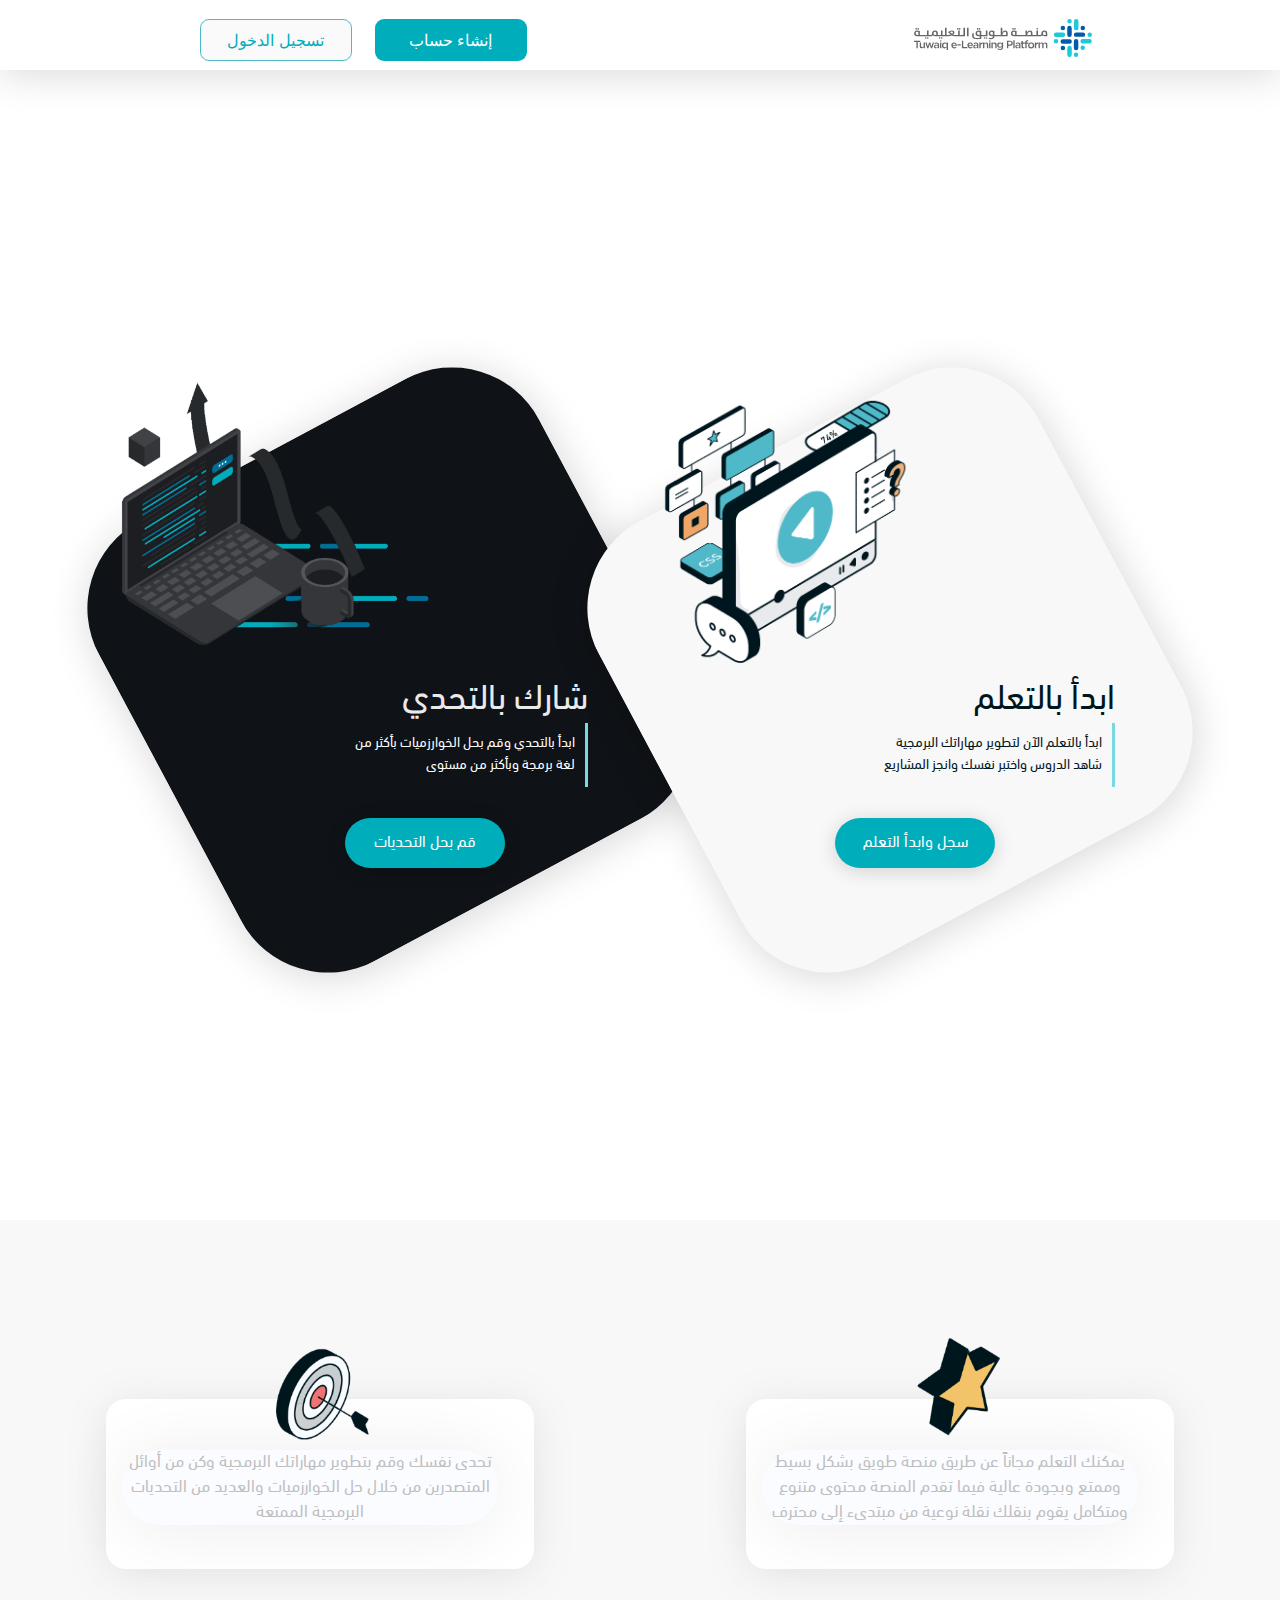
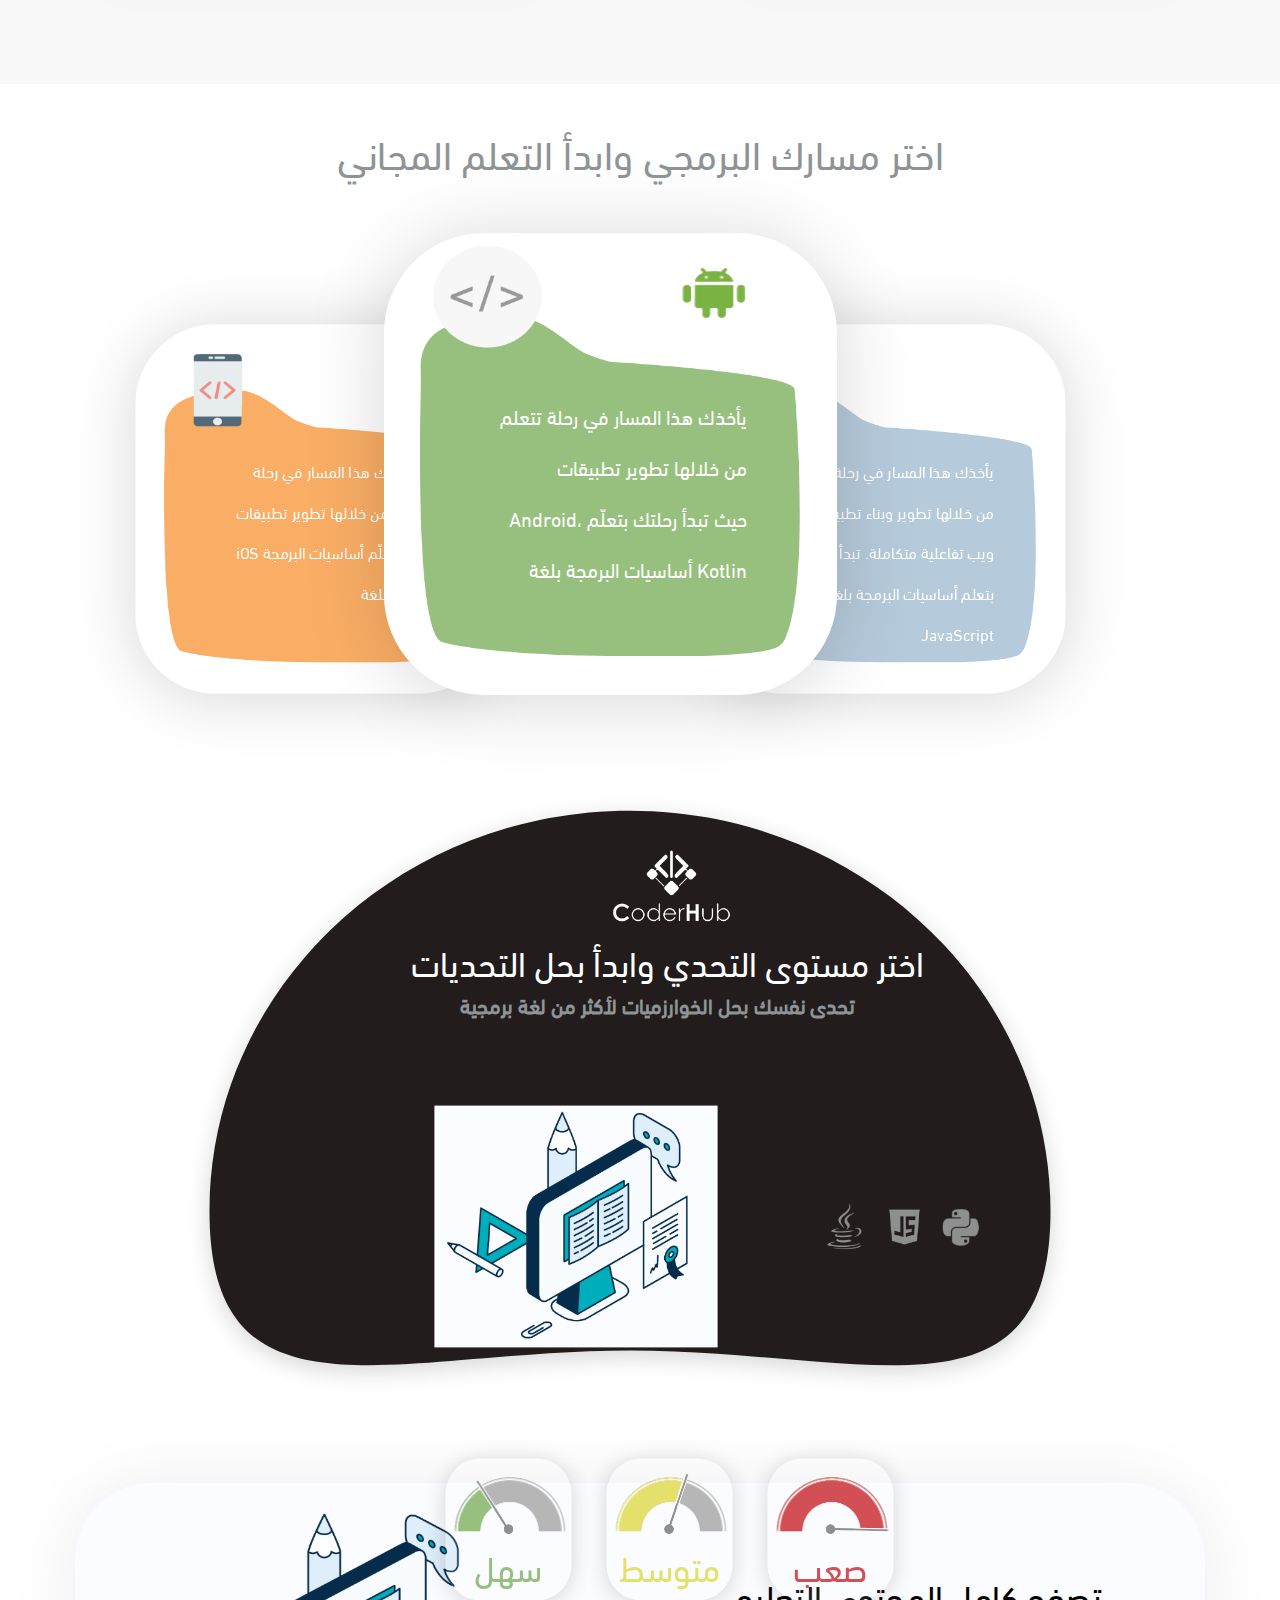
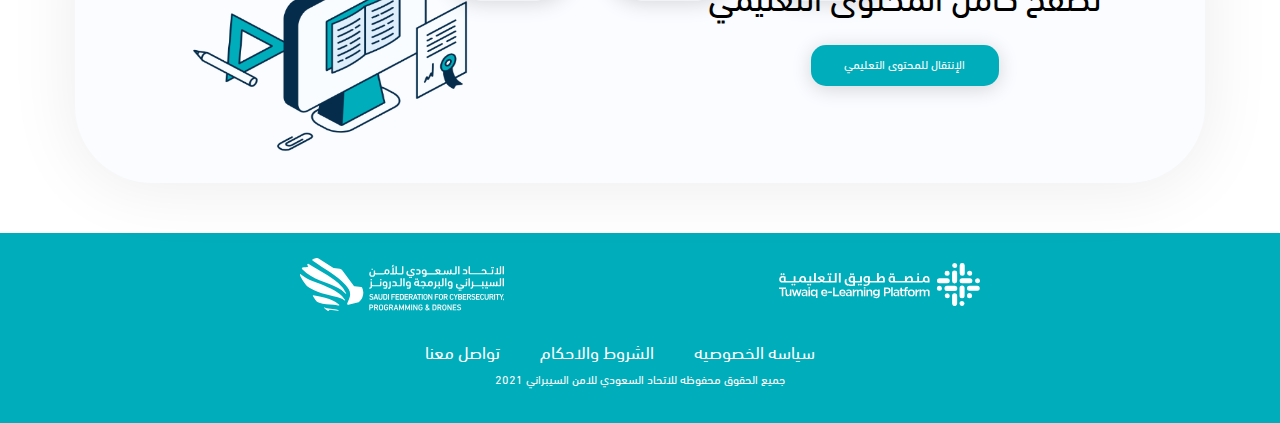
<file: FrontEnd CSS/index.html>
<!DOCTYPE html>
<html lang="en">

<head>
    <meta charset="UTF-8">
    <meta name="viewport" content="width=device-width, initial-scale=1.0">
    <link rel="stylesheet" href="./style.css">
    <title>منصة طويق التعليمية</title>
</head>

<body>
    <div id="nav">
        <div class="logo">
            <img src="images/logo.svg" />
        </div>
        <div class="login">
            <ul>
                <a id="loginBottun">تسجيل الدخول</a>
                <a id="signUpBottun">إنشاء حساب</a>
            </ul>
        </div>
    </div>
    <div class="main1">


        <div class="main">
            <div class="box1"></div>
            <div class="box2"></div>
        </div>
        <div class="mainInfo">

            <div class="box1info">


                <img class="pic1" src="images/img1.png" />
                <div class="leftBorder">
                    <h1 class="heading1">شارك بالتحدي</h1>
                    <p class="p1"> ابدأ بالتحدي وقم بحل الخوارزميات بأكثر من لغة برمجة وبأكثر من مستوى</p>
                </div>
                <a class="b1">قم بحل التحديات</a>
            </div>
            <div class="box2info">

                <img class="pic2" src="images/img2.png" />

                <div class="rightBorder">
                    <h1 class="heading2">ابدأ بالتعلم</h1>
                    <p class="p2"> ابدأ بالتعلم الآن لتطوير مهاراتك البرمجية شاهد الدروس واختبر نفسك وانجز المشاريع</p>
                </div>
                <a class="b2">سجل وابدأ التعلم</a>
            </div>
        </div>

    </div>


    <div class="row1">
        <div class="column">
            <img class="image" src="./images/09.png" />
            <div class="card">
                <p class="content">يمكنك التعلم مجاناً عن طريق منصة طويق بشكل بسيط وممتع وبجودة عالية فيما تقدم المنصة
                    محتوى
                    متنوع
                    ومتكامل يقوم بنقلك نقلة نوعية من مبتدىء إلى محترف
                </p>
            </div>
        </div>
        <div class="column">
            <img class="image" src="./images/08.png" />
            <div class="card">
                <p class="content">تحدى نفسك وقم بتطوير مهاراتك البرمجية وكن من أوائل المتصدرين من خلال حل الخوارزميات
                    والعديد من
                    التحديات البرمجية الممتعة
                </p>
            </div>
        </div>
    </div>
    <br/>
    <br/>
    <br/>
    
<div class="part3">
    <div>
        <h1 class="text-color"> اختر مسارك البرمجي وابدأ التعلم المجاني </h1>
    </div>

    <div class="studyPaths">
            <div class="path2 inactivePaths">
                    <p>
                            سيأخذك هذا المسار في رحلة تتعلم من خلالها تطوير تطبيقات iOS تبدأ بتعلّم أساسيات البرمجة بلغة Swift                    </p>
                    <img class="bgImage" src="./images/path24.png"/>
                    <img class="pathlogo" src="./images/03.png"/>
                </div>
        <div class="path3 inactivePaths">
                <p>
                        يأخذك هذا المسار في رحلة تتعلم من خلالها تطوير وبناء تطبيقات ويب تفاعلية متكاملة. تبدأ رحلتك بتعلم أساسيات البرمجة بلغة JavaScript                </p>
                <img class="bgImage" src="./images/path23.png"/>
            </div>


        <div class="path1">
                <p>
                        يأخذك هذا المسار في رحلة تتعلم من خلالها تطوير تطبيقات Android، حيث تبدأ رحلتك بتعلّم أساسيات البرمجة بلغة Kotlin
                </p>
                <img class="bgImage" src="./images/path2.png"/>
                <img class="pathlogo" src="./images/ic.png"/>
                <img class="pathlogo2" src="./images/010101.png"/>


            </div>
    </div>
    
    
    <div class="content1">
        <div class="content-chiled">
            <div class="content-head-img">
                <img src="./images/01ch.png">
            </div>
            <div class="content-title">
                <h1>اختر مستوى التحدي وابدأ بحل التحديات</h1>
            </div>
            <div class="info-title">
                <h3>تحدى نفسك بحل الخوارزميات لأكثر من لغة برمجية</h3>
            </div>
            <div class="content-icons">
                <img src="./images/01s.png">
                <img src="./images/01j.png">
                <img src="./images/01js.png">
                <img src="./images/01p.png">
            </div>
            <div class="difculty">
                <div class="lvl-img">
                    <img src="./images/01e.png">
                    <h1 class="easy">سهل</h1>
                </div>
                <div class="lvl-img">
                    <img src="./images/01m.png">
                    <h1 class="mid">متوسط</h1>
                </div>
                <div class="lvl-img">
                    <img src="./images/01h.png">
                    <h1 class="hard">صعب</h1>
                </div>
            </div>
        </div>
    </div>

    <div class="content2">
        <div>

            <img class="imageContent" src="./images/01ss.png" alt="">
            <div class="content3">
                <h1 class="headContent">تصفح كامل المحتوى التعليمي</h1>
                <a class="buttonContent">الإنتقال للمحتوى التعليمي</a>
            </div>
        </div>
    </div>
    
</div>
    <div class="footer">
        <div class="logo-footer">
            <img src="./images/safcsp-logo-white.svg" />
            <img src="./images/logo-white.svg" />
        </div>
        <div class="footer-info">
            <p>سياسه الخصوصيه</p>
            <p>الشروط والاحكام</p>
            <p>تواصل معنا </p>
        </div>
        <p> جميع الحقوق محفوظه للاتحاد السعودي للامن السيبراني 2021</p>
    </div>

</body>

</html>
</file>
<file: FrontEnd CSS/style.css>
@font-face {
    font-family: 'DIN Next LT W23';
    src: URL('din-next-lt-w23-regular.ttf') format('truetype');
  }
* {
    margin: 0;
    padding: 0;
    box-sizing: border-box;
}

body {
    font-family: DINNextLTArabic,Cairo,sans-serif;
    background-color: white;
}

 /* Float four columns side by side */
  .column {
    float: left;
    width: 35%;
    padding: 0 10px;
    text-align: center;
  }
  /* Remove extra left and right margins, due to padding */

/* .row {margin: 0 -5px;}
  .r1{
    background-color:#F8F8F8 0% 0% no-repeat padding-box; ;
  }
  /* Clear floats after the columns */

/* .row:after {
    content: "";
    display: table;
    clear: both;
  }  */

/* @media screen and (max-width: 2000px) {
    #nav {
     display: flex;
      padding-top: 10px;
      justify-content: space-between;
      flex-direction: row-reverse;
      box-shadow: 2px 9px 7px rgba(31, 30, 30,0.3);
      
    }
  } */

.card {
    box-shadow: 0 4px 8px 0 rgba(0, 0, 0, 0.2);
    height: 170px;
    padding: 16px;
    background: #FFFFFF 0% 0% no-repeat padding-box;
    box-shadow: 0px 5px 40px #7C7C7C29;
    /* border: 1px solid #70707029; */
    border-radius: 20px;
}

.content {
    margin-top: 35px;
    text-align: center;
    font: normal normal normal 17px/25px DIN Next LT W23;
    letter-spacing: 0px;
    color: #BFBFBF;
    opacity: 1;
}

.image {
    width: 101px;
height: 118px;
    margin-bottom: -58px;
}


/* .part3{
    display: flex;
    flex-direction: column;
        justify-content: center;
    align-items: center;
} */
.text-color {
    color: #8E9395;
    font: normal normal normal 40px/45px DIN Next LT W23;
    text-align: center;
}

.studyPaths{
    position: relative;
    
    top: 50px;
    height: 600px;
    
}
.path3{
    position: relative;
    /* top: 2202px; */
    left: 16%;
    position: center;
    width: 453px;
    height: 462px;
    background: #FFFFFF 0% 0% no-repeat padding-box;
    box-shadow: 0px 5px 80px #00000029;
    border-radius: 100px;
    opacity: 1;
    z-index: -1;
    float: left;


}.studyPaths p{
    position: absolute;
    top: 35%;
    left: 25%;
    z-index: 1;
    text-align: right;
    font: normal normal normal 20px/51px DIN Next LT W23;
    letter-spacing: 0px;
    color: #FFFFFF;
    opacity: 1;
    width: 250px;
}
.bgImage{
    display: flex;
    justify-self: center;
    position: absolute;
    top: 18%;
    left: 8%;
    width: 380px;
    height: 340px;
    z-index: -1;
}
.pathlogo{
    position: absolute;
    width: 116px;
    height: 108px;
    left: 45px;
    top: 10px;

}
.pathlogo2{
    position: absolute;
    top: 20px;
    left: 60%;
    width: 103px;
    height: 74px;
}

/* --------- */
.path2{
    position: relative;
    top: 0px;
    left: 7%;
    position: center;
    width: 453px;
    height: 462px;
    background: #FFFFFF 0% 0% no-repeat padding-box;
    box-shadow: 0px 5px 80px #00000029;
    border-radius: 100px;
    opacity: 1;
    z-index: -2;
    float: left;
}.path2 > .pathlogo{
    transform: scale(.6,.9);
    top: 30px;
}

/* ----------- */
.path1{
    position: relative;
    /* top: 2202px; */
    left: 30%;
    position: center;
    width: 453px;
    height: 462px;
    background: #FFFFFF 0% 0% no-repeat padding-box;
    box-shadow: 0px 5px 80px #00000029;
    border-radius: 100px;
    opacity: 1;
    z-index: -1;
    /* float: left; */
}

/* -------------- */
.inactivePaths{
    transform: scale(.8,.8);
    top: 45px;
    /* font: normal normal normal 20px/51px DIN Next LT W23;
    width: 403px;
    height: 402px;
    display: flex;
    align-content: center; */

}
/* -------------- */

.row1 {
    /* width: 1220px; */
    height: 464px;
    display: flex;
    align-items: center;
    flex-direction: row-reverse;
    justify-content: space-around;
    margin-top: 100px;
    background: #F8F8F8 0% 0% no-repeat padding-box;
opacity: 1;
}

ul {
    list-style-type: none;
    margin: 0;
    padding: 0;
    overflow: hidden;
    background-color: white;
}

li {
    float: left;
}



.content2 {
    display: flex;
    align-items: center;
    align-self: center;
    justify-content: center;
    /* justify-content: space-around; */

    /* margin-top: 150px; */
}.content2 > div{
    display: flex;
    flex-direction: row;
    justify-content: space-around;
    align-items: center;
    width: 1130px;
    height: 300px;
    background: #FAFCFF 0% 0% no-repeat padding-box;
    box-shadow: 0px 3px 70px #00000014;
    border-radius: 77px;
    opacity: 1;
}

.content3 {
    flex-direction: column;
    display: flex;
    justify-content: center;
    align-items: center;
}
.headContent{
    font: normal normal normal 35px/45px DIN Next LT W23;
    margin-bottom: 20px;
}

.imageContent {
    width: 322px;
    height: 253px;
}
.buttonContent {
    display: flex;
    justify-content: center;
    align-items: center;
    color: white;
    font-size: 14px;
    width: 188px;
    height: 41px;
    background: #00ADBB 0% 0% no-repeat padding-box;
    font: normal normal normal 12px DIN Next LT W23;
    box-shadow: 0px 3px 20px #00000029;
    border-radius: 15px;
    opacity: 1;
}

#nav {
    width: 100%;
    height: 70px;
    display: flex;
    padding-top: 10px;
    margin-bottom: 150px;
    justify-content: space-around;
    flex-direction: row-reverse;
    align-items: center;
    background: #FFFFFF 0% 0% no-repeat padding-box;
box-shadow: 0px 3px 40px #00000029;
opacity: 1;
}

.login ul {
    display: flex;
    flex-direction: row;
    width: 350px;
    justify-content: space-around;
}

#signUpBottun{
    top: 13px;
    left: 350px;
    width: 152px;
    height: 42px;
    background: #00ADBB 0% 0% no-repeat padding-box;
    border-radius: 9px;
    opacity: 1;
    display: flex;
    justify-content: center;
    align-items: center;
    color: white;
    font-size: 16px;
}
#loginBottun{
    top: 13px;
    left: 350px;
    width: 152px;
    height: 42px;
    background: #FAFAFA 0% 0% no-repeat padding-box;
    color: #00ADBB;
    border: 1px solid #50B9C9;
    border-radius: 9px;
    opacity: 1;
    display: flex;
    justify-content: center;
    align-items: center;
    font-size: 16px;
}
.box1 {
    top: 158px;
    left: 0px;
    width: 500px;
    height: 500px;
    transform: matrix(0.88, -0.47, 0.47, 0.88, 0, 0);
    background: #0F1216 0% 0% no-repeat padding-box;
    box-shadow: 0px 5px 40px #00000029;
    border-radius: 99px;
    opacity: 1;
}

.box2 {
    top: 158px;
    left: 877px;
    width: 500px;
    height: 500px;
    transform: matrix(0.88, -0.47, 0.47, 0.88, 0, 0);
    background: #F8F8F8 0% 0% no-repeat padding-box;
    box-shadow: 0px 5px 40px #00000029;
    border-radius: 99px;
    opacity: 1;
}

.main {
    width: 100%;
    display: flex;
    justify-content: center;
    align-items: center;
    /* height: 75vh; */
    z-index: -1;
    position: absolute;
    
}

.mainInfo {
    width: 100%;

    display: flex;
    flex-direction: row;
    justify-content: space-around;
    /* height: 100vh; */
    z-index: 0;
    position: relative;
    

}

.pic1 {
    height: 300px;
    width: 350px;
    position: absolute;
    top: -310px;
    left: 10px;
}
.leftBorder{
    position: absolute;
    left: 250px;

}
.b1{
    position: absolute;
    top: 140px;
    left: 250px;
    width: 160px;
    height: 50px;
    background: #00ADBB 0% 0% no-repeat padding-box;
    font: normal normal normal 35px/45px DIN Next LT W23;

    box-shadow: 0px 3px 20px #00000029;
    border-radius: 31px;
    opacity: 1;
    display: flex;
    justify-content: center;
    align-items: center;
    color: white;
    font-size: 16px;
}
.rightBorder{
    position: absolute;
    display: flex;
    flex-direction: column;
    justify-content: center;
    left: 120px;
}.b2{
    position: absolute;
    top: 140px;
    left: 100px;
    width: 160px;
    height: 50px;
    background: #00ADBB 0% 0% no-repeat padding-box;
    font: normal normal normal 35px/45px DIN Next LT W23;
    box-shadow: 0px 3px 20px #00000029;
    border-radius: 31px;
    opacity: 1;
    display: flex;
    justify-content: center;
    align-items: center;
    color: white;
    font-size: 16px;
}
.pic2 {
    height: 270px;
    width: 270px;
    position: absolute;
    top: -285px;
    right: 120px;

}

/* p {
    border-right: solid;
    border-color: #78D9E2;
    padding: 10px;
    border-radius: 10px;
    border: #78D9E2 0% 0% no-repeat padding-box;
}*/

.heading1 {
    text-align: right;
    font: normal normal normal 35px/45px DIN Next LT W23;
    letter-spacing: 0px;
    color: #EBEAEA;
}

.heading2 {
    text-align: right;
    font: normal normal normal 35px/45px DIN Next LT W23;
    letter-spacing: 0px;
    color: #00161E;
}

button {
    background: #00ADBB;
    box-shadow: 0px 3px 20px #00000029;
    border-radius: 31px;
}

.p1 {
    top: 806px;
    left: 389px;
    width: 243px;
    height: 64px;
    text-align: right;
    font: normal normal normal 14px/22px DIN Next LT W23;
    letter-spacing: 0px;
    color: rgb(255, 255, 255);
    opacity: 1;
        border-right: solid;
        border-color: #78D9E2;
        padding: 10px;
}

.p2 {
    top: 806px;
    left: 1524px;
    width: 260px;
    height: 64px;
    text-align: right;
    font: normal normal normal 14px/22px DIN Next LT W23;
    letter-spacing: 0px;
    color: #00161E;
    opacity: 1;
        border-right: solid;
        border-color: #78D9E2;
        padding: 10px;
}

.box1info {
    top: 158px;
    width: 300px;
    height: 300px;
    margin-right: 150px;
    position: relative;
}
.box2info {
    top: 158px;
    width: 300px;
    height: 300px;
    margin-right: 150px;
    position: relative;
}

.main1 {
    height: 100vh;
    width: 100%;
    position: relative;
    display: flex;
    align-items: center;
    justify-content: center;
}

.footer {
    margin-top: 50px;
    width: 100%;
    height: 190px;
    left: 0;
    bottom: 0;
    background-color: #00ADBB;
    color: white;
    text-align: center;
    /* align-content: center; */
    opacity: 1;
}

.footer-info {
    display: flex;
    flex-direction: row-reverse;
    justify-content: center;
    padding: 10px;
}.footer-info >p{
    padding-right: 40px;
    font: normal normal normal 18px/18px DIN Next LT W23;

}
.footer >p{
    /* padding-right: 40px; */
    /* padding: 10px; */
    font: normal normal normal 12px DIN Next LT W23;

}

.logo-footer {
    padding: 25px;
    display: flex;
    flex-direction: row;
    justify-content: space-evenly;
    align-items: center;
}

.content {
    display: flex;
    justify-content: space-around;
    background: #FAFCFF 0% 0% no-repeat padding-box;
    box-shadow: 0px 3px 70px #00000014;
    border-radius: 77px;
    opacity: 1;
    width: 95%;
}
.cont-img {
    width: 270px;
    height: 200px;
}
.cont-title {
    display: flex;
    align-items: center;
    text-align: center;
    letter-spacing: 0px;
    color: #00161E;
    opacity: 1;
    margin: 30px;
    flex-direction: column;
}
.cont-title h1 {
    font: normal normal normal 30px/48px DIN Next LT W23;
}
.cont-but {
    background: #00ADBB 0% 0% no-repeat padding-box;
    box-shadow: 0px 3px 20px #00000029;
    border-radius: 15px;
    opacity: 1;
    height: 20%;
    width: 50%;
    color: #FAFCFF;
    display: flex;
    justify-content: center;
    align-items: center;
}
.cont-but-text {
    text-align: center;
    font: normal normal normal 16px/28px DIN Next LT W23;
    letter-spacing: 0px;
    color: #FFFFFF;
    opacity: 1;
}
.content1 {
    display: flex;
    position: relative;
    left: 130px;
    /* justify-content: center; */
    /* width: 100%; */
    /* height: 650px; */
    background: transparent url('./images/Path 7.svg') 0% 0% no-repeat padding-box;
    opacity: 1;
    width: 1118px;
height: 700px;
    
}
.content-chiled {
    display: flex;
    position: absolute;
    left: 90px;
    flex-direction: column;
    align-items: center;
    justify-items: center;
    z-index: 1;

}
.content-title h1{
    text-align: left;
    font: normal normal normal 35px/48px DIN Next LT W23;
    letter-spacing: 0px;
    color: #FFFFFF;
    opacity: 1;
    margin-left: 120px;
}
.lvl-img{
    transform: matrix(1, 0, 0, 1, 0, 0);
    background: rgba(255, 255, 255,0.1) 0% 0% no-repeat padding-box;
    box-shadow: 0px 3px 30px #00000029;
    border-radius: 50px;
    display: flex;
    flex-direction: column;
    align-items: center;
    margin-left: 50px;
    /* opacity: 0.08; */
    
}
.content-head-img {
    margin-top: 20px;
    margin-bottom: -30px;
    margin-left: 130px;
    transform: scale(.6,.6);

}

.lvl-img img {
    width: 180px;
}
.info-title {
    text-align: left;
    font: normal normal normal 18px/32px DIN Next LT W23;
    letter-spacing: 0px;
    color: #8E9395;
    opacity: 1;
    margin-left: 100px;
}
.content-icons{
    margin-left: 120px;
    display: flex;
    flex-direction: row;
    align-items: center;
}.content-icons img{
    transform: scale(.6,.6);

}
.easy {
    text-align: center;
    font: normal normal normal 50px/78px DIN Next LT W23;
    letter-spacing: 0px;
    color: #97BF7E;
    opacity: 1;
}
.mid {
    text-align: center;
    font: normal normal normal 50px/78px DIN Next LT W23;
    letter-spacing: 0px;
    color: #E4E06C;
    opacity: 1;
}
.hard {
    text-align: center;
    font: normal normal normal 50px/78px DIN Next LT W23;
    letter-spacing: 0px;
    color: #D24F55;;
    opacity: 1;
}
.difculty {
    position: relative;
    display: flex;
    justify-content: space-around;
    transform: scale(.7,.7);
    left: 45px;
}


li a:hover {
    background-color: #111;
}
</file>
